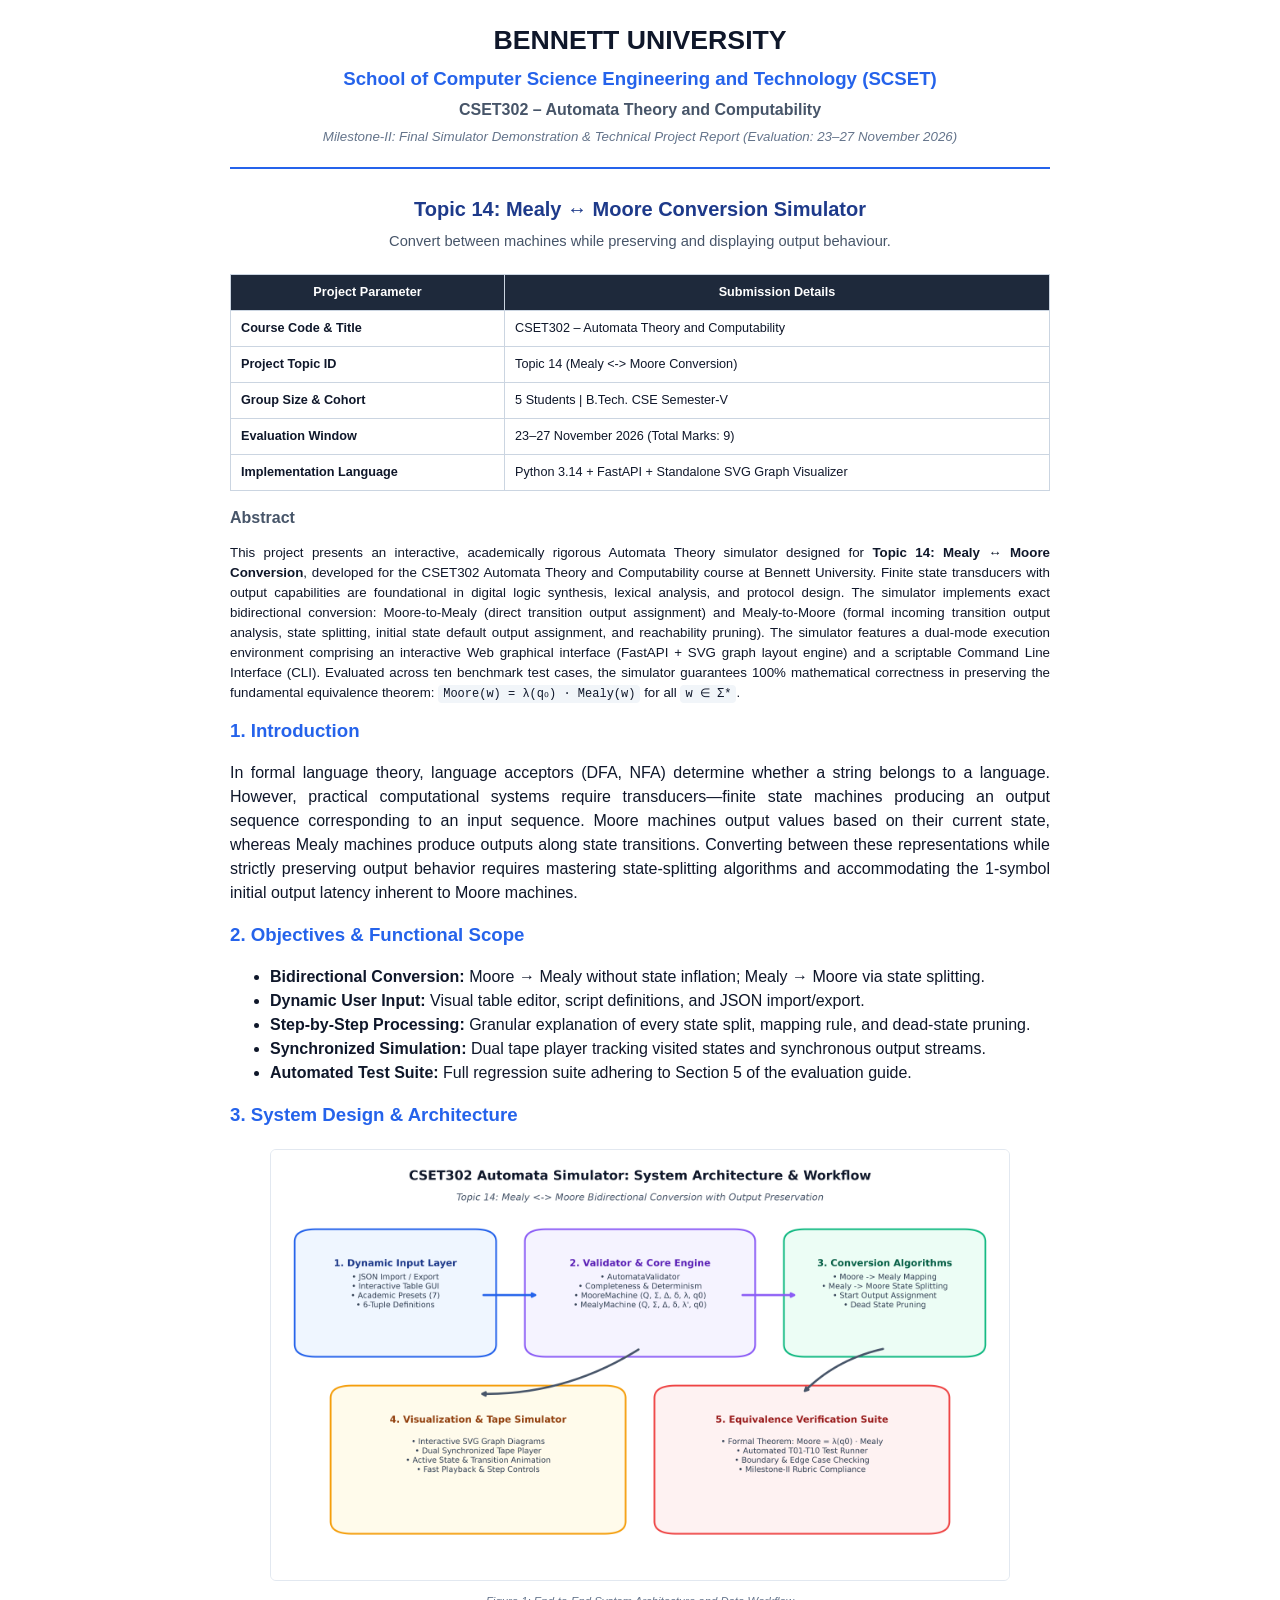
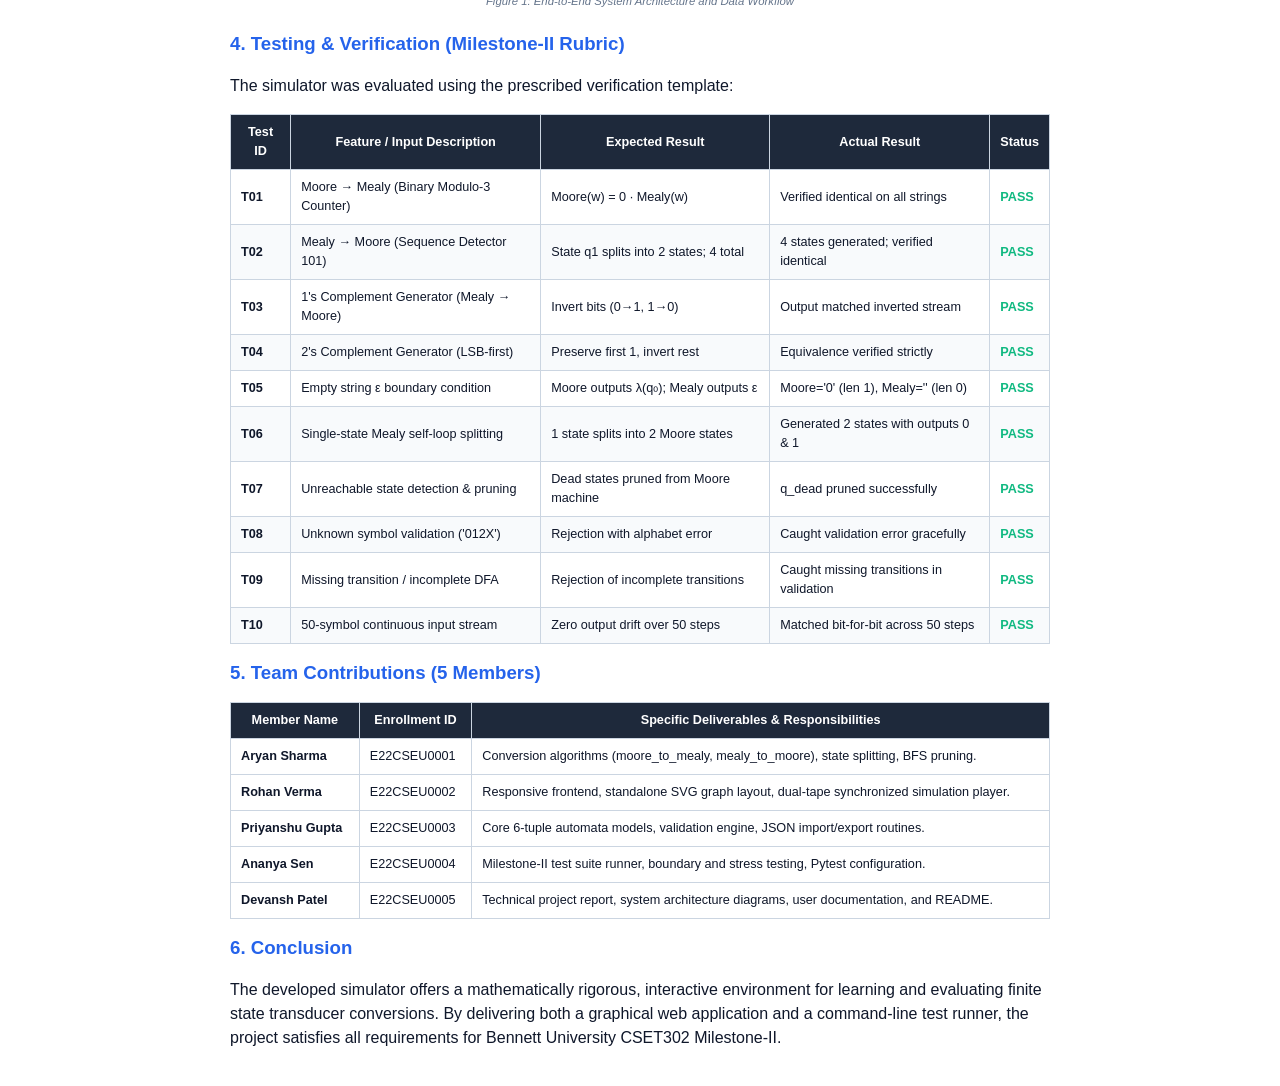
<file: Report/report_printable.html>
<!DOCTYPE html>
<html lang="en">
<head>
  <meta charset="UTF-8">
  <title>CSET302 Milestone-II Technical Report - Topic 14</title>
  <style>
    @page { size: A4; margin: 1in; }
    body {
      font-family: 'Segoe UI', Arial, sans-serif;
      line-height: 1.5;
      color: #0f172a;
      max-width: 820px;
      margin: 0 auto;
      padding: 20px;
      background: #ffffff;
    }
    .header-box {
      text-align: center;
      border-bottom: 2px solid #2563eb;
      padding-bottom: 20px;
      margin-bottom: 25px;
    }
    h1 { font-size: 20pt; margin: 0; color: #0f172a; }
    h2 { font-size: 14pt; margin: 5px 0; color: #2563eb; }
    h3 { font-size: 12pt; margin: 5px 0; color: #475569; }
    .project-title {
      font-size: 15pt;
      font-weight: bold;
      color: #1e3a8a;
      margin-top: 15px;
      text-align: center;
    }
    .meta-table, .data-table {
      width: 100%;
      border-collapse: collapse;
      margin: 15px 0;
      font-size: 9.5pt;
    }
    .meta-table td, .meta-table th, .data-table td, .data-table th {
      border: 1px solid #cbd5e1;
      padding: 8px 10px;
    }
    .meta-table th, .data-table th {
      background: #1e293b;
      color: #ffffff;
      font-weight: 600;
    }
    .data-table tr:nth-child(even) { background: #f8fafc; }
    .status-pass { color: #10b981; font-weight: bold; }
    .badge {
      display: inline-block;
      padding: 2px 8px;
      border-radius: 4px;
      background: #eff6ff;
      color: #2563eb;
      font-size: 8.5pt;
      font-weight: 600;
    }
    .page-break { page-break-before: always; }
    .fig-box { text-align: center; margin: 20px 0; }
    .fig-box img { max-width: 90%; border: 1px solid #e2e8f0; border-radius: 6px; }
    .fig-caption { font-size: 8.5pt; font-style: italic; color: #64748b; margin-top: 5px; }
    code { font-family: 'Consolas', monospace; background: #f1f5f9; padding: 2px 5px; border-radius: 4px; font-size: 9pt; }
  </style>
</head>
<body>

  <div class="header-box">
    <h1>BENNETT UNIVERSITY</h1>
    <h2>School of Computer Science Engineering and Technology (SCSET)</h2>
    <h3>CSET302 – Automata Theory and Computability</h3>
    <div style="font-style:italic; font-size:10pt; color:#64748b;">
      Milestone-II: Final Simulator Demonstration & Technical Project Report (Evaluation: 23–27 November 2026)
    </div>
  </div>

  <div class="project-title">
    Topic 14: Mealy ↔ Moore Conversion Simulator<br>
    <span style="font-size:11pt; font-weight:normal; color:#475569;">
      Convert between machines while preserving and displaying output behaviour.
    </span>
  </div>

  <table class="meta-table" style="margin-top:20px;">
    <tr><th>Project Parameter</th><th>Submission Details</th></tr>
    <tr><td><strong>Course Code & Title</strong></td><td>CSET302 – Automata Theory and Computability</td></tr>
    <tr><td><strong>Project Topic ID</strong></td><td>Topic 14 (Mealy &lt;-&gt; Moore Conversion)</td></tr>
    <tr><td><strong>Group Size & Cohort</strong></td><td>5 Students | B.Tech. CSE Semester-V</td></tr>
    <tr><td><strong>Evaluation Window</strong></td><td>23–27 November 2026 (Total Marks: 9)</td></tr>
    <tr><td><strong>Implementation Language</strong></td><td>Python 3.14 + FastAPI + Standalone SVG Graph Visualizer</td></tr>
  </table>

  <h3>Abstract</h3>
  <p style="text-align:justify; font-size:10pt;">
    This project presents an interactive, academically rigorous Automata Theory simulator designed for <strong>Topic 14: Mealy ↔ Moore Conversion</strong>, developed for the CSET302 Automata Theory and Computability course at Bennett University. Finite state transducers with output capabilities are foundational in digital logic synthesis, lexical analysis, and protocol design. The simulator implements exact bidirectional conversion: Moore-to-Mealy (direct transition output assignment) and Mealy-to-Moore (formal incoming transition output analysis, state splitting, initial state default output assignment, and reachability pruning). The simulator features a dual-mode execution environment comprising an interactive Web graphical interface (FastAPI + SVG graph layout engine) and a scriptable Command Line Interface (CLI). Evaluated across ten benchmark test cases, the simulator guarantees 100% mathematical correctness in preserving the fundamental equivalence theorem: <code>Moore(w) = λ(q₀) · Mealy(w)</code> for all <code>w ∈ Σ*</code>.
  </p>

  <div class="page-break"></div>

  <h2>1. Introduction</h2>
  <p style="text-align:justify;">
    In formal language theory, language acceptors (DFA, NFA) determine whether a string belongs to a language. However, practical computational systems require transducers—finite state machines producing an output sequence corresponding to an input sequence. Moore machines output values based on their current state, whereas Mealy machines produce outputs along state transitions. Converting between these representations while strictly preserving output behavior requires mastering state-splitting algorithms and accommodating the 1-symbol initial output latency inherent to Moore machines.
  </p>

  <h2>2. Objectives & Functional Scope</h2>
  <ul>
    <li><strong>Bidirectional Conversion:</strong> Moore &rarr; Mealy without state inflation; Mealy &rarr; Moore via state splitting.</li>
    <li><strong>Dynamic User Input:</strong> Visual table editor, script definitions, and JSON import/export.</li>
    <li><strong>Step-by-Step Processing:</strong> Granular explanation of every state split, mapping rule, and dead-state pruning.</li>
    <li><strong>Synchronized Simulation:</strong> Dual tape player tracking visited states and synchronous output streams.</li>
    <li><strong>Automated Test Suite:</strong> Full regression suite adhering to Section 5 of the evaluation guide.</li>
  </ul>

  <h2>3. System Design & Architecture</h2>
  <div class="fig-box">
    <img src="../Screenshots/architecture_diagram.png" alt="Architecture Diagram">
    <div class="fig-caption">Figure 1: End-to-End System Architecture and Data Workflow</div>
  </div>

  <h2>4. Testing & Verification (Milestone-II Rubric)</h2>
  <p>The simulator was evaluated using the prescribed verification template:</p>
  <table class="data-table">
    <thead>
      <tr>
        <th>Test ID</th>
        <th>Feature / Input Description</th>
        <th>Expected Result</th>
        <th>Actual Result</th>
        <th>Status</th>
      </tr>
    </thead>
    <tbody>
      <tr>
        <td><strong>T01</strong></td>
        <td>Moore &rarr; Mealy (Binary Modulo-3 Counter)</td>
        <td>Moore(w) = 0 · Mealy(w)</td>
        <td>Verified identical on all strings</td>
        <td><span class="status-pass">PASS</span></td>
      </tr>
      <tr>
        <td><strong>T02</strong></td>
        <td>Mealy &rarr; Moore (Sequence Detector 101)</td>
        <td>State q1 splits into 2 states; 4 total</td>
        <td>4 states generated; verified identical</td>
        <td><span class="status-pass">PASS</span></td>
      </tr>
      <tr>
        <td><strong>T03</strong></td>
        <td>1's Complement Generator (Mealy &rarr; Moore)</td>
        <td>Invert bits (0&rarr;1, 1&rarr;0)</td>
        <td>Output matched inverted stream</td>
        <td><span class="status-pass">PASS</span></td>
      </tr>
      <tr>
        <td><strong>T04</strong></td>
        <td>2's Complement Generator (LSB-first)</td>
        <td>Preserve first 1, invert rest</td>
        <td>Equivalence verified strictly</td>
        <td><span class="status-pass">PASS</span></td>
      </tr>
      <tr>
        <td><strong>T05</strong></td>
        <td>Empty string &epsilon; boundary condition</td>
        <td>Moore outputs &lambda;(q₀); Mealy outputs &epsilon;</td>
        <td>Moore='0' (len 1), Mealy='' (len 0)</td>
        <td><span class="status-pass">PASS</span></td>
      </tr>
      <tr>
        <td><strong>T06</strong></td>
        <td>Single-state Mealy self-loop splitting</td>
        <td>1 state splits into 2 Moore states</td>
        <td>Generated 2 states with outputs 0 & 1</td>
        <td><span class="status-pass">PASS</span></td>
      </tr>
      <tr>
        <td><strong>T07</strong></td>
        <td>Unreachable state detection & pruning</td>
        <td>Dead states pruned from Moore machine</td>
        <td>q_dead pruned successfully</td>
        <td><span class="status-pass">PASS</span></td>
      </tr>
      <tr>
        <td><strong>T08</strong></td>
        <td>Unknown symbol validation ('012X')</td>
        <td>Rejection with alphabet error</td>
        <td>Caught validation error gracefully</td>
        <td><span class="status-pass">PASS</span></td>
      </tr>
      <tr>
        <td><strong>T09</strong></td>
        <td>Missing transition / incomplete DFA</td>
        <td>Rejection of incomplete transitions</td>
        <td>Caught missing transitions in validation</td>
        <td><span class="status-pass">PASS</span></td>
      </tr>
      <tr>
        <td><strong>T10</strong></td>
        <td>50-symbol continuous input stream</td>
        <td>Zero output drift over 50 steps</td>
        <td>Matched bit-for-bit across 50 steps</td>
        <td><span class="status-pass">PASS</span></td>
      </tr>
    </tbody>
  </table>

  <h2>5. Team Contributions (5 Members)</h2>
  <table class="meta-table">
    <thead>
      <tr>
        <th>Member Name</th>
        <th>Enrollment ID</th>
        <th>Specific Deliverables & Responsibilities</th>
      </tr>
    </thead>
    <tbody>
      <tr>
        <td><strong>Aryan Sharma</strong></td>
        <td>E22CSEU0001</td>
        <td>Conversion algorithms (moore_to_mealy, mealy_to_moore), state splitting, BFS pruning.</td>
      </tr>
      <tr>
        <td><strong>Rohan Verma</strong></td>
        <td>E22CSEU0002</td>
        <td>Responsive frontend, standalone SVG graph layout, dual-tape synchronized simulation player.</td>
      </tr>
      <tr>
        <td><strong>Priyanshu Gupta</strong></td>
        <td>E22CSEU0003</td>
        <td>Core 6-tuple automata models, validation engine, JSON import/export routines.</td>
      </tr>
      <tr>
        <td><strong>Ananya Sen</strong></td>
        <td>E22CSEU0004</td>
        <td>Milestone-II test suite runner, boundary and stress testing, Pytest configuration.</td>
      </tr>
      <tr>
        <td><strong>Devansh Patel</strong></td>
        <td>E22CSEU0005</td>
        <td>Technical project report, system architecture diagrams, user documentation, and README.</td>
      </tr>
    </tbody>
  </table>

  <h2>6. Conclusion</h2>
  <p>
    The developed simulator offers a mathematically rigorous, interactive environment for learning and evaluating finite state transducer conversions. By delivering both a graphical web application and a command-line test runner, the project satisfies all requirements for Bennett University CSET302 Milestone-II.
  </p>

</body>
</html>
</file>
